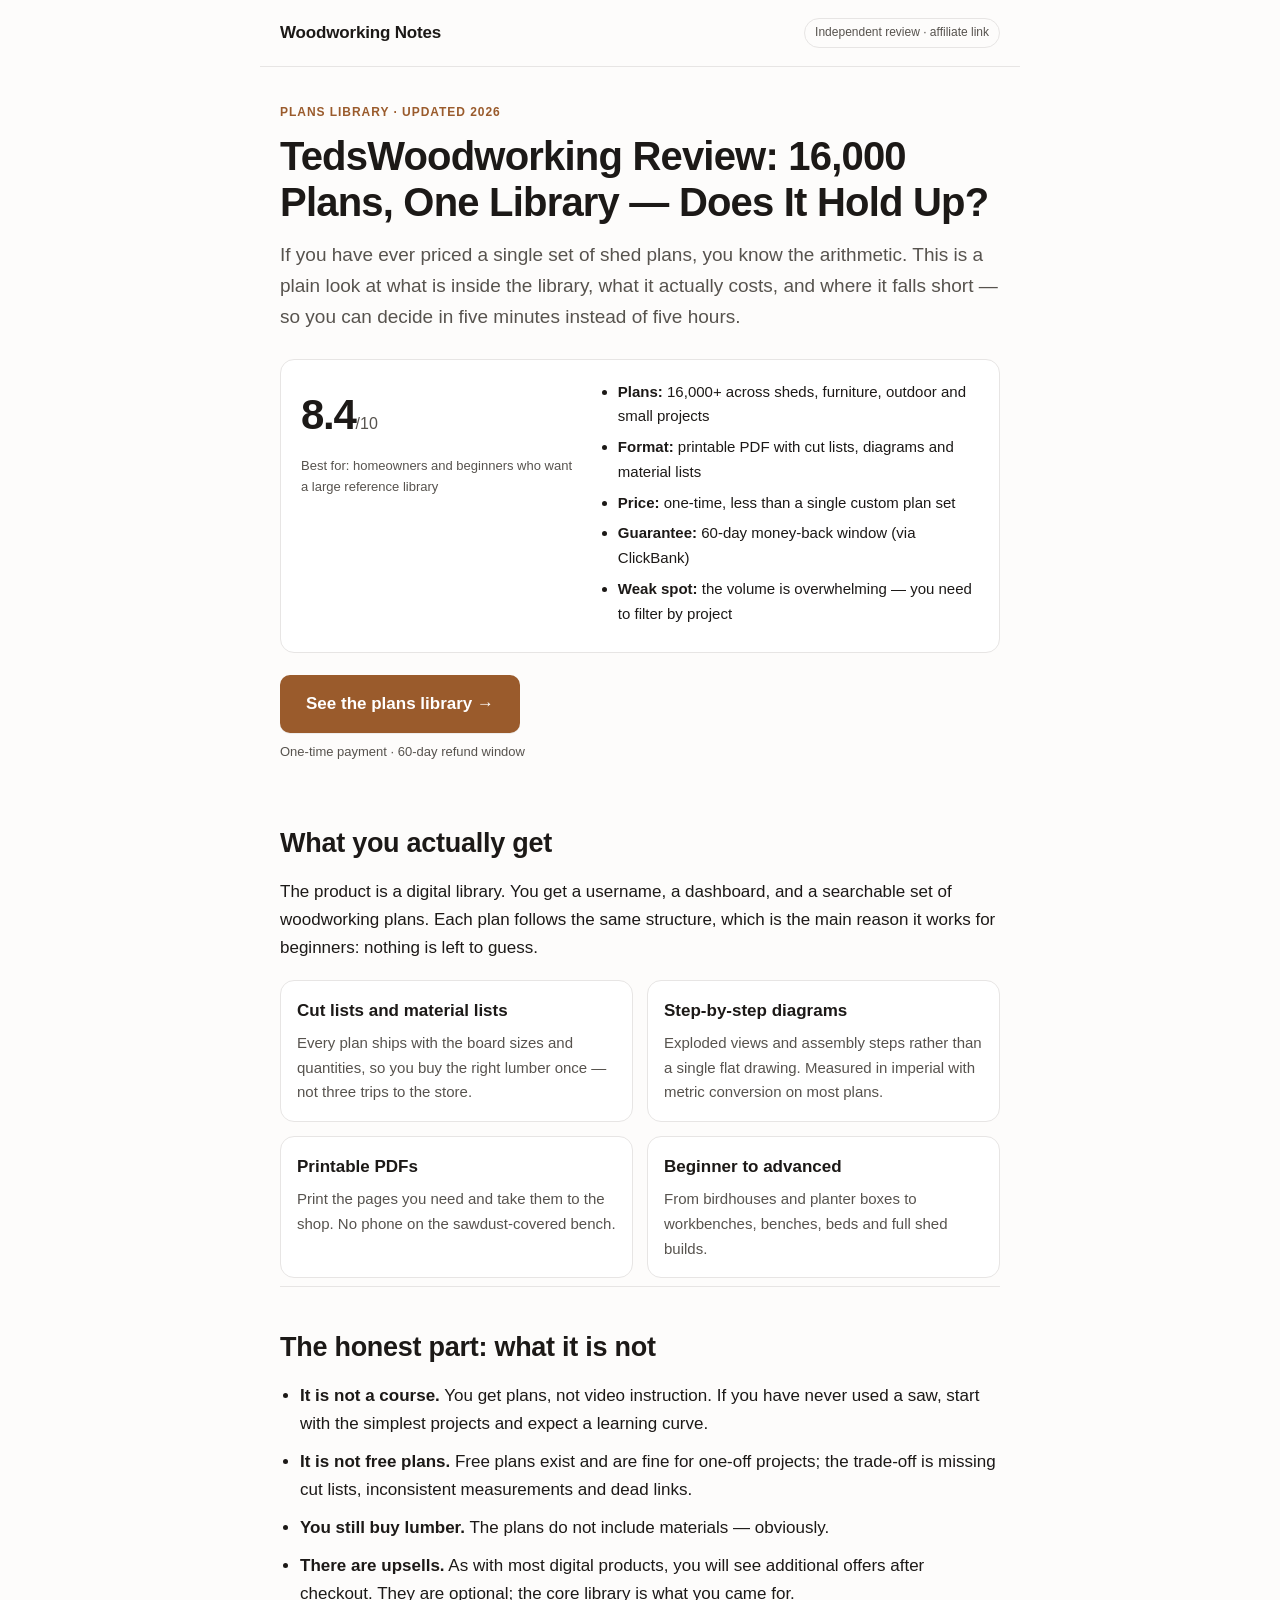
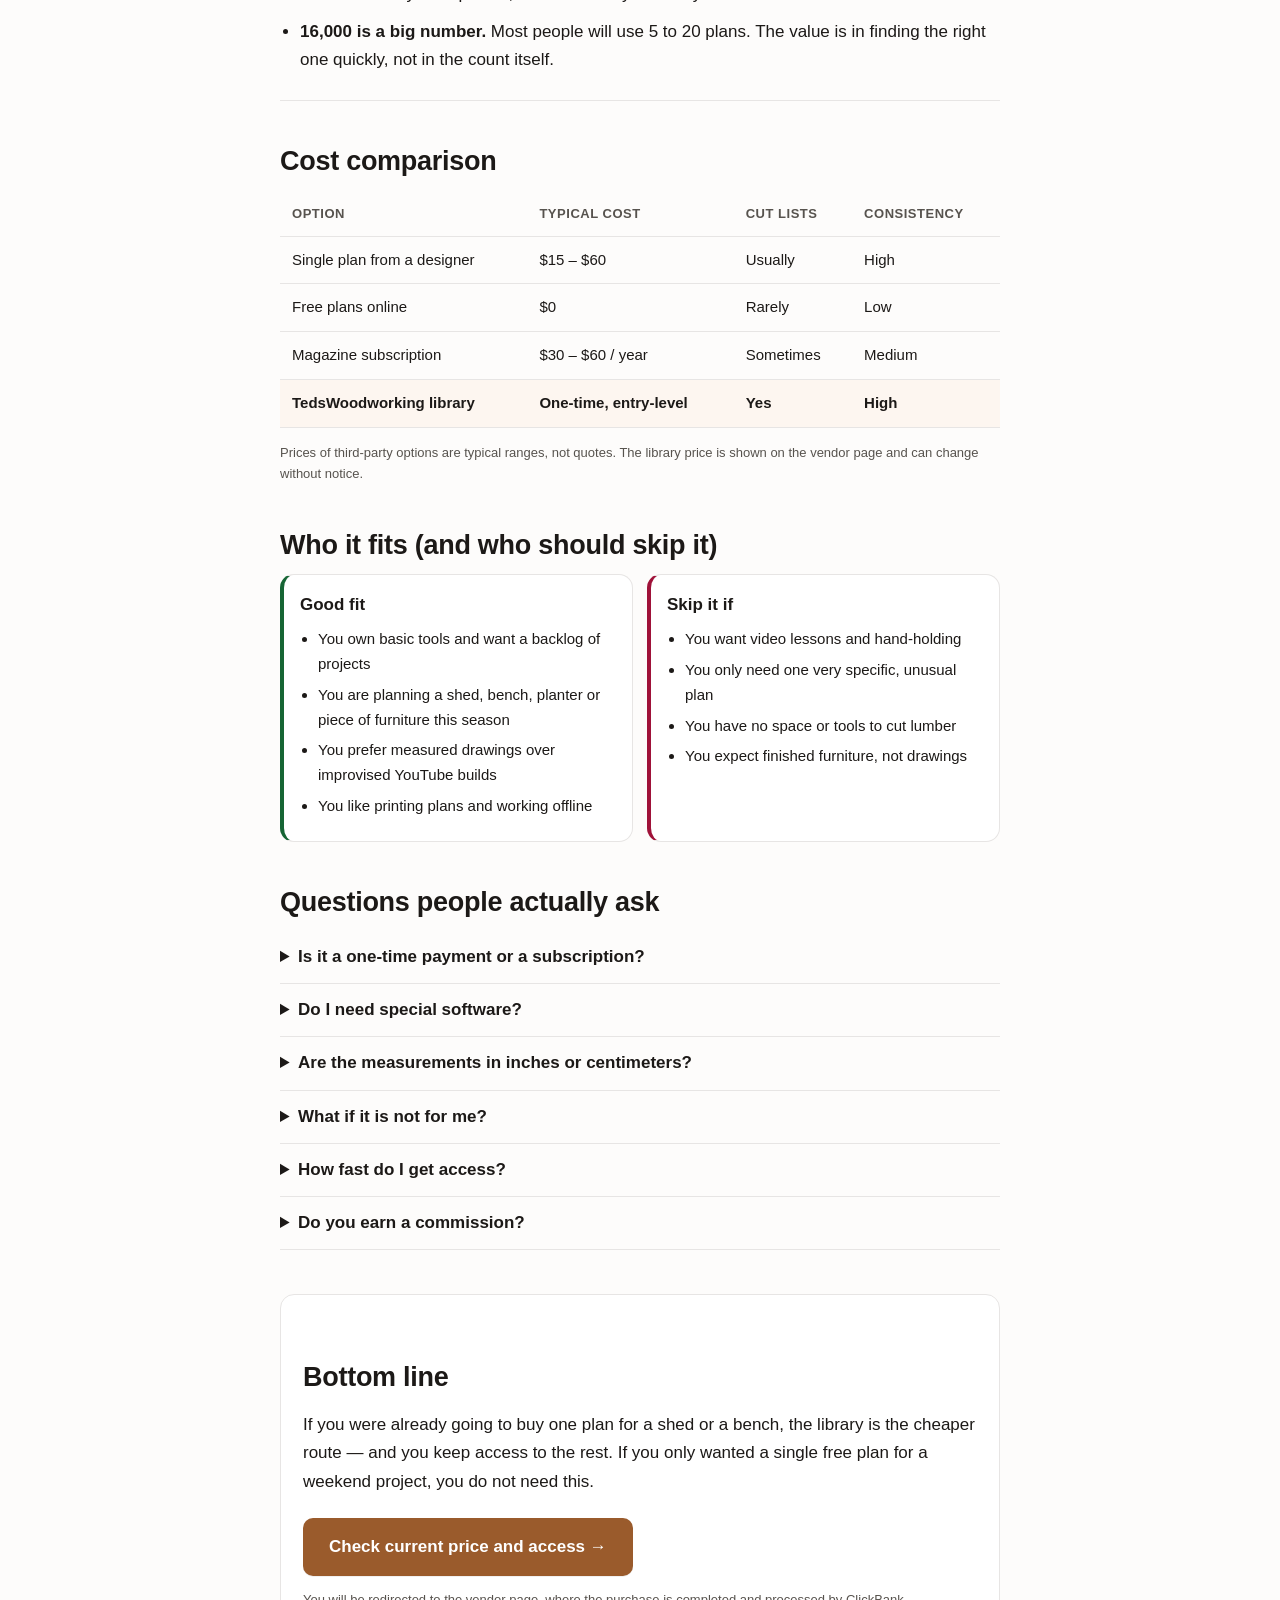
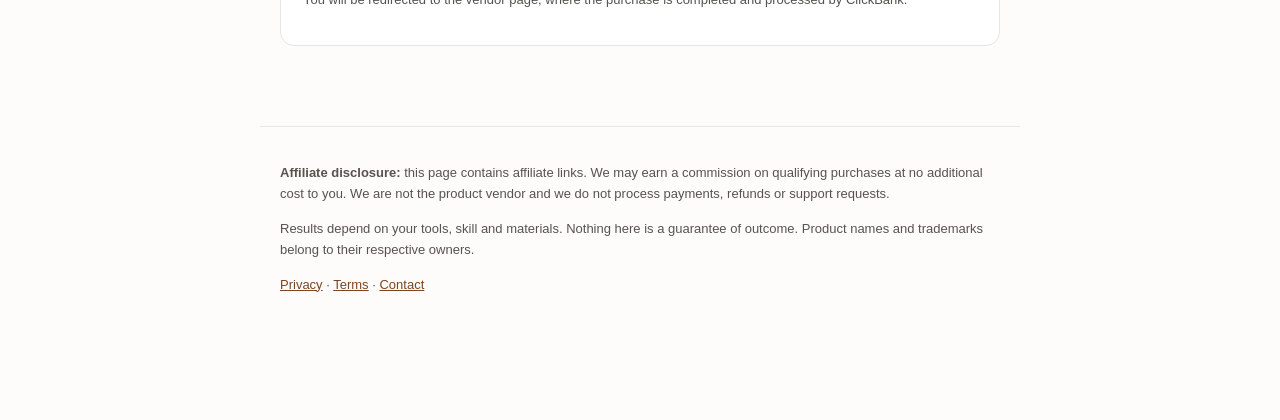
<file: index.html>
<!DOCTYPE html>
<html lang="en">
<head>
<meta charset="utf-8">
<meta name="viewport" content="width=device-width, initial-scale=1">
<title>TedsWoodworking Review 2026: Are 16,000 Plans Worth It?</title>
<meta name="description" content="Honest, hands-on look at the TedsWoodworking plans library: what you get, what it costs, who it fits, and the parts most reviews skip.">
<link rel="stylesheet" href="styles.css">

<!-- ==== TRACKING (preencher) ==== -->
<!-- Microsoft Ads UET -->
<script>
  (function(w,d,t,r,u){var f,n,i;w[u]=w[u]||[],f=function(){var o={ti:"UET_TAG_ID", enableAutoSpaTracking:true};o.q=w[u],w[u]=new UET(o),w[u].push("pageLoad")},n=d.createElement(t),n.src=r,n.async=1,n.onload=n.onreadystatechange=function(){var s=this.readyState;s&&s!=="loaded"&&s!=="complete"||(f(),n.onload=n.onreadystatechange=null)},i=d.getElementsByTagName(t)[0],i.parentNode.insertBefore(n,i)})(window,document,"script","//bat.bing.com/bat.js","uetq");
</script>
<!-- opcional: Google tag (gtag.js) — trocar G-XXXXXXX -->
<script async src="https://www.googletagmanager.com/gtag/js?id=G-XXXXXXXXXX"></script>
<script>
  window.dataLayer = window.dataLayer || [];
  function gtag(){dataLayer.push(arguments);}
  gtag('js', new Date());
  gtag('config', 'G-XXXXXXXXXX');
</script>
</head>
<body>

<header class="topbar">
  <a class="brand" href="/">Woodworking Notes</a>
  <span class="badge">Independent review · affiliate link</span>
</header>

<main>

  <!-- HERO -->
  <section class="hero">
    <p class="kicker">Plans library · Updated 2026</p>
    <h1>TedsWoodworking Review: 16,000 Plans, One Library — Does It Hold Up?</h1>
    <p class="lede">
      If you have ever priced a single set of shed plans, you know the arithmetic. This is a
      plain look at what is inside the library, what it actually costs, and where it falls short —
      so you can decide in five minutes instead of five hours.
    </p>

    <div class="verdict">
      <div class="verdict-score">
        <span class="score">8.4</span><span class="score-max">/10</span>
        <p>Best for: homeowners and beginners who want a large reference library</p>
      </div>
      <ul class="verdict-list">
        <li><strong>Plans:</strong> 16,000+ across sheds, furniture, outdoor and small projects</li>
        <li><strong>Format:</strong> printable PDF with cut lists, diagrams and material lists</li>
        <li><strong>Price:</strong> one-time, less than a single custom plan set</li>
        <li><strong>Guarantee:</strong> 60-day money-back window (via ClickBank)</li>
        <li><strong>Weak spot:</strong> the volume is overwhelming — you need to filter by project</li>
      </ul>
    </div>

    <p class="cta-wrap">
      <a class="cta" data-cta href="#offer">See the plans library →</a>
      <span class="cta-note">One-time payment · 60-day refund window</span>
    </p>
  </section>

  <!-- WHAT YOU GET -->
  <section>
    <h2>What you actually get</h2>
    <p>
      The product is a digital library. You get a username, a dashboard, and a searchable set of
      woodworking plans. Each plan follows the same structure, which is the main reason it works
      for beginners: nothing is left to guess.
    </p>
    <div class="grid">
      <article class="card">
        <h3>Cut lists and material lists</h3>
        <p>Every plan ships with the board sizes and quantities, so you buy the right lumber once —
           not three trips to the store.</p>
      </article>
      <article class="card">
        <h3>Step-by-step diagrams</h3>
        <p>Exploded views and assembly steps rather than a single flat drawing. Measured in imperial
           with metric conversion on most plans.</p>
      </article>
      <article class="card">
        <h3>Printable PDFs</h3>
        <p>Print the pages you need and take them to the shop. No phone on the sawdust-covered bench.</p>
      </article>
      <article class="card">
        <h3>Beginner to advanced</h3>
        <p>From birdhouses and planter boxes to workbenches, benches, beds and full shed builds.</p>
      </article>
    </div>
  </section>

  <!-- HONEST PART -->
  <section class="honest">
    <h2>The honest part: what it is not</h2>
    <ul>
      <li><strong>It is not a course.</strong> You get plans, not video instruction. If you have never
          used a saw, start with the simplest projects and expect a learning curve.</li>
      <li><strong>It is not free plans.</strong> Free plans exist and are fine for one-off projects;
          the trade-off is missing cut lists, inconsistent measurements and dead links.</li>
      <li><strong>You still buy lumber.</strong> The plans do not include materials — obviously.</li>
      <li><strong>There are upsells.</strong> As with most digital products, you will see additional
          offers after checkout. They are optional; the core library is what you came for.</li>
      <li><strong>16,000 is a big number.</strong> Most people will use 5 to 20 plans. The value is in
          finding the right one quickly, not in the count itself.</li>
    </ul>
  </section>

  <!-- COMPARISON -->
  <section>
    <h2>Cost comparison</h2>
    <div class="table-wrap">
      <table>
        <thead>
          <tr><th>Option</th><th>Typical cost</th><th>Cut lists</th><th>Consistency</th></tr>
        </thead>
        <tbody>
          <tr><td>Single plan from a designer</td><td>$15 – $60</td><td>Usually</td><td>High</td></tr>
          <tr><td>Free plans online</td><td>$0</td><td>Rarely</td><td>Low</td></tr>
          <tr><td>Magazine subscription</td><td>$30 – $60 / year</td><td>Sometimes</td><td>Medium</td></tr>
          <tr class="highlight"><td>TedsWoodworking library</td><td>One-time, entry-level</td><td>Yes</td><td>High</td></tr>
        </tbody>
      </table>
    </div>
    <p class="small">
      Prices of third-party options are typical ranges, not quotes. The library price is shown on the
      vendor page and can change without notice.
    </p>
  </section>

  <!-- WHO IS IT FOR -->
  <section>
    <h2>Who it fits (and who should skip it)</h2>
    <div class="two-col">
      <div class="card good">
        <h3>Good fit</h3>
        <ul>
          <li>You own basic tools and want a backlog of projects</li>
          <li>You are planning a shed, bench, planter or piece of furniture this season</li>
          <li>You prefer measured drawings over improvised YouTube builds</li>
          <li>You like printing plans and working offline</li>
        </ul>
      </div>
      <div class="card bad">
        <h3>Skip it if</h3>
        <ul>
          <li>You want video lessons and hand-holding</li>
          <li>You only need one very specific, unusual plan</li>
          <li>You have no space or tools to cut lumber</li>
          <li>You expect finished furniture, not drawings</li>
        </ul>
      </div>
    </div>
  </section>

  <!-- FAQ -->
  <section>
    <h2>Questions people actually ask</h2>
    <details><summary>Is it a one-time payment or a subscription?</summary>
      <p>The library is sold as a one-time purchase. Optional add-ons may be offered at checkout.</p></details>
    <details><summary>Do I need special software?</summary>
      <p>No. Plans are PDFs; any browser or PDF reader opens them, and you can print them.</p></details>
    <details><summary>Are the measurements in inches or centimeters?</summary>
      <p>Primarily imperial, with metric conversions on most plans. Check each plan before cutting.</p></details>
    <details><summary>What if it is not for me?</summary>
      <p>Purchases are processed by ClickBank and include a 60-day money-back window under their
         standard policy. Refund requests go through ClickBank, not through this site.</p></details>
    <details><summary>How fast do I get access?</summary>
      <p>Access is digital and delivered after checkout, typically within minutes of payment confirmation.</p></details>
    <details><summary>Do you earn a commission?</summary>
      <p>Yes — if you buy through a link on this page, we may earn a commission at no extra cost to you.
         It does not change the price and it does not buy a better review.</p></details>
  </section>

  <!-- OFFER -->
  <section id="offer" class="offer">
    <h2>Bottom line</h2>
    <p>
      If you were already going to buy one plan for a shed or a bench, the library is the cheaper
      route — and you keep access to the rest. If you only wanted a single free plan for a weekend
      project, you do not need this.
    </p>
    <p class="cta-wrap">
      <a class="cta" data-cta href="#offer">Check current price and access →</a>
    </p>
    <p class="small">
      You will be redirected to the vendor page, where the purchase is completed and processed by ClickBank.
    </p>
  </section>

</main>

<footer>
  <p>
    <strong>Affiliate disclosure:</strong> this page contains affiliate links. We may earn a commission
    on qualifying purchases at no additional cost to you. We are not the product vendor and we do not
    process payments, refunds or support requests.
  </p>
  <p>
    Results depend on your tools, skill and materials. Nothing here is a guarantee of outcome.
    Product names and trademarks belong to their respective owners.
  </p>
  <p class="links"><a href="privacy.html">Privacy</a> · <a href="terms.html">Terms</a> · <a href="mailto:contato@goldenglowitsolutions.com">Contact</a></p>
</footer>

<!-- Sticky CTA mobile -->
<a class="sticky-cta" data-cta href="#offer">See plans & price</a>

<script>
  // Hoplink + subid: troque NICK e VENDOR pelos dados do ClickBank (Affiliate Link Tools)
  var HOPLINK = "https://hop.clickbank.net/?affiliate=NICK&vendor=VENDOR";

  function subid() {
    var p = new URLSearchParams(location.search);
    var parts = [
      p.get("utm_source") || p.get("msclkid") ? "paid" : "org",
      p.get("utm_campaign") || "none",
      p.get("utm_content") || "none"
    ];
    return (p.get("tid") || "presell") + "-" + parts.join("-");
  }

  document.querySelectorAll("[data-cta]").forEach(function (a) {
    a.addEventListener("click", function () {
      var url = HOPLINK + "&tid=" + encodeURIComponent(subid());
      // conversão (ajuste o nome do evento conforme a plataforma)
      if (window.uetq) { window.uetq.push("event", "cta_click", { event_category: "presell" }); }
      if (window.gtag) { gtag("event", "cta_click", { event_category: "presell" }); }
      window.location.href = url;
    });
  });
</script>

</body>
</html>
</file>
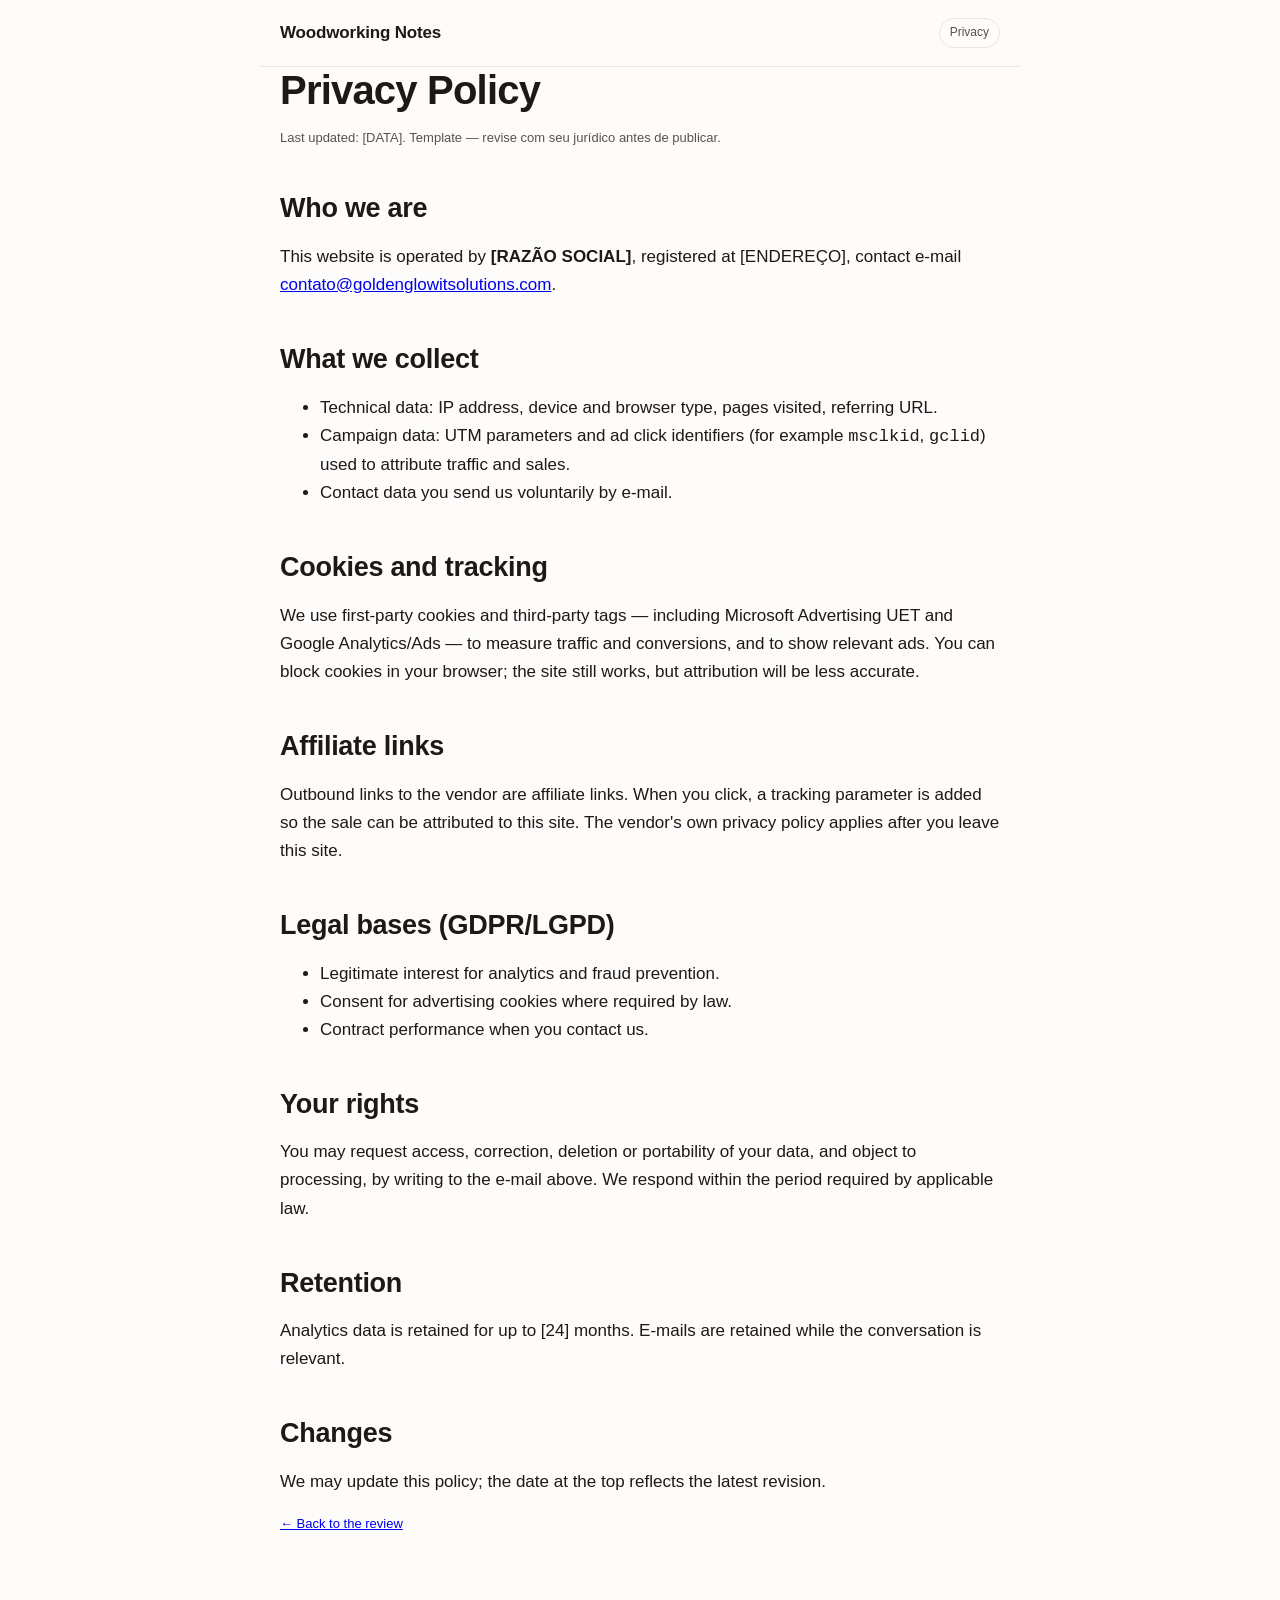
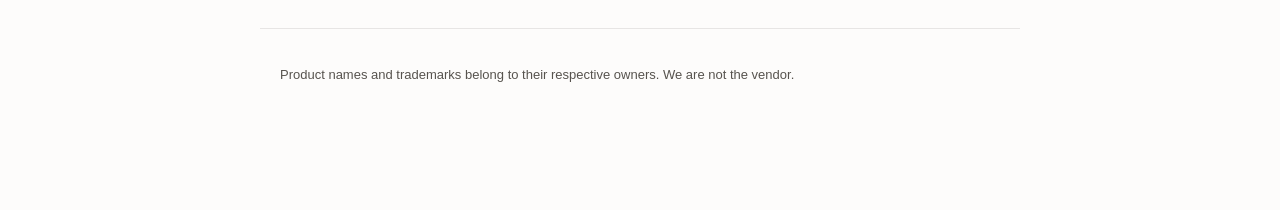
<file: privacy.html>
<!DOCTYPE html>
<html lang="en">
<head>
<meta charset="utf-8">
<meta name="viewport" content="width=device-width, initial-scale=1">
<title>Privacy Policy</title>
<link rel="stylesheet" href="styles.css">
</head>
<body>
<header class="topbar">
  <a class="brand" href="index.html">Woodworking Notes</a>
  <span class="badge">Privacy</span>
</header>
<main>
  <h1>Privacy Policy</h1>
  <p class="small">Last updated: [DATA]. Template — revise com seu jurídico antes de publicar.</p>

  <h2>Who we are</h2>
  <p>
    This website is operated by <strong>[RAZÃO SOCIAL]</strong>, registered at [ENDEREÇO],
    contact e-mail <a href="mailto:contato@goldenglowitsolutions.com">contato@goldenglowitsolutions.com</a>.
  </p>

  <h2>What we collect</h2>
  <ul>
    <li>Technical data: IP address, device and browser type, pages visited, referring URL.</li>
    <li>Campaign data: UTM parameters and ad click identifiers (for example <code>msclkid</code>,
        <code>gclid</code>) used to attribute traffic and sales.</li>
    <li>Contact data you send us voluntarily by e-mail.</li>
  </ul>

  <h2>Cookies and tracking</h2>
  <p>
    We use first-party cookies and third-party tags — including Microsoft Advertising UET and
    Google Analytics/Ads — to measure traffic and conversions, and to show relevant ads. You can
    block cookies in your browser; the site still works, but attribution will be less accurate.
  </p>

  <h2>Affiliate links</h2>
  <p>
    Outbound links to the vendor are affiliate links. When you click, a tracking parameter is added
    so the sale can be attributed to this site. The vendor's own privacy policy applies after you
    leave this site.
  </p>

  <h2>Legal bases (GDPR/LGPD)</h2>
  <ul>
    <li>Legitimate interest for analytics and fraud prevention.</li>
    <li>Consent for advertising cookies where required by law.</li>
    <li>Contract performance when you contact us.</li>
  </ul>

  <h2>Your rights</h2>
  <p>
    You may request access, correction, deletion or portability of your data, and object to
    processing, by writing to the e-mail above. We respond within the period required by applicable law.
  </p>

  <h2>Retention</h2>
  <p>Analytics data is retained for up to [24] months. E-mails are retained while the conversation is relevant.</p>

  <h2>Changes</h2>
  <p>We may update this policy; the date at the top reflects the latest revision.</p>

  <p class="small"><a href="index.html">← Back to the review</a></p>
</main>
<footer>
  <p>Product names and trademarks belong to their respective owners. We are not the vendor.</p>
</footer>
</body>
</html>
</file>
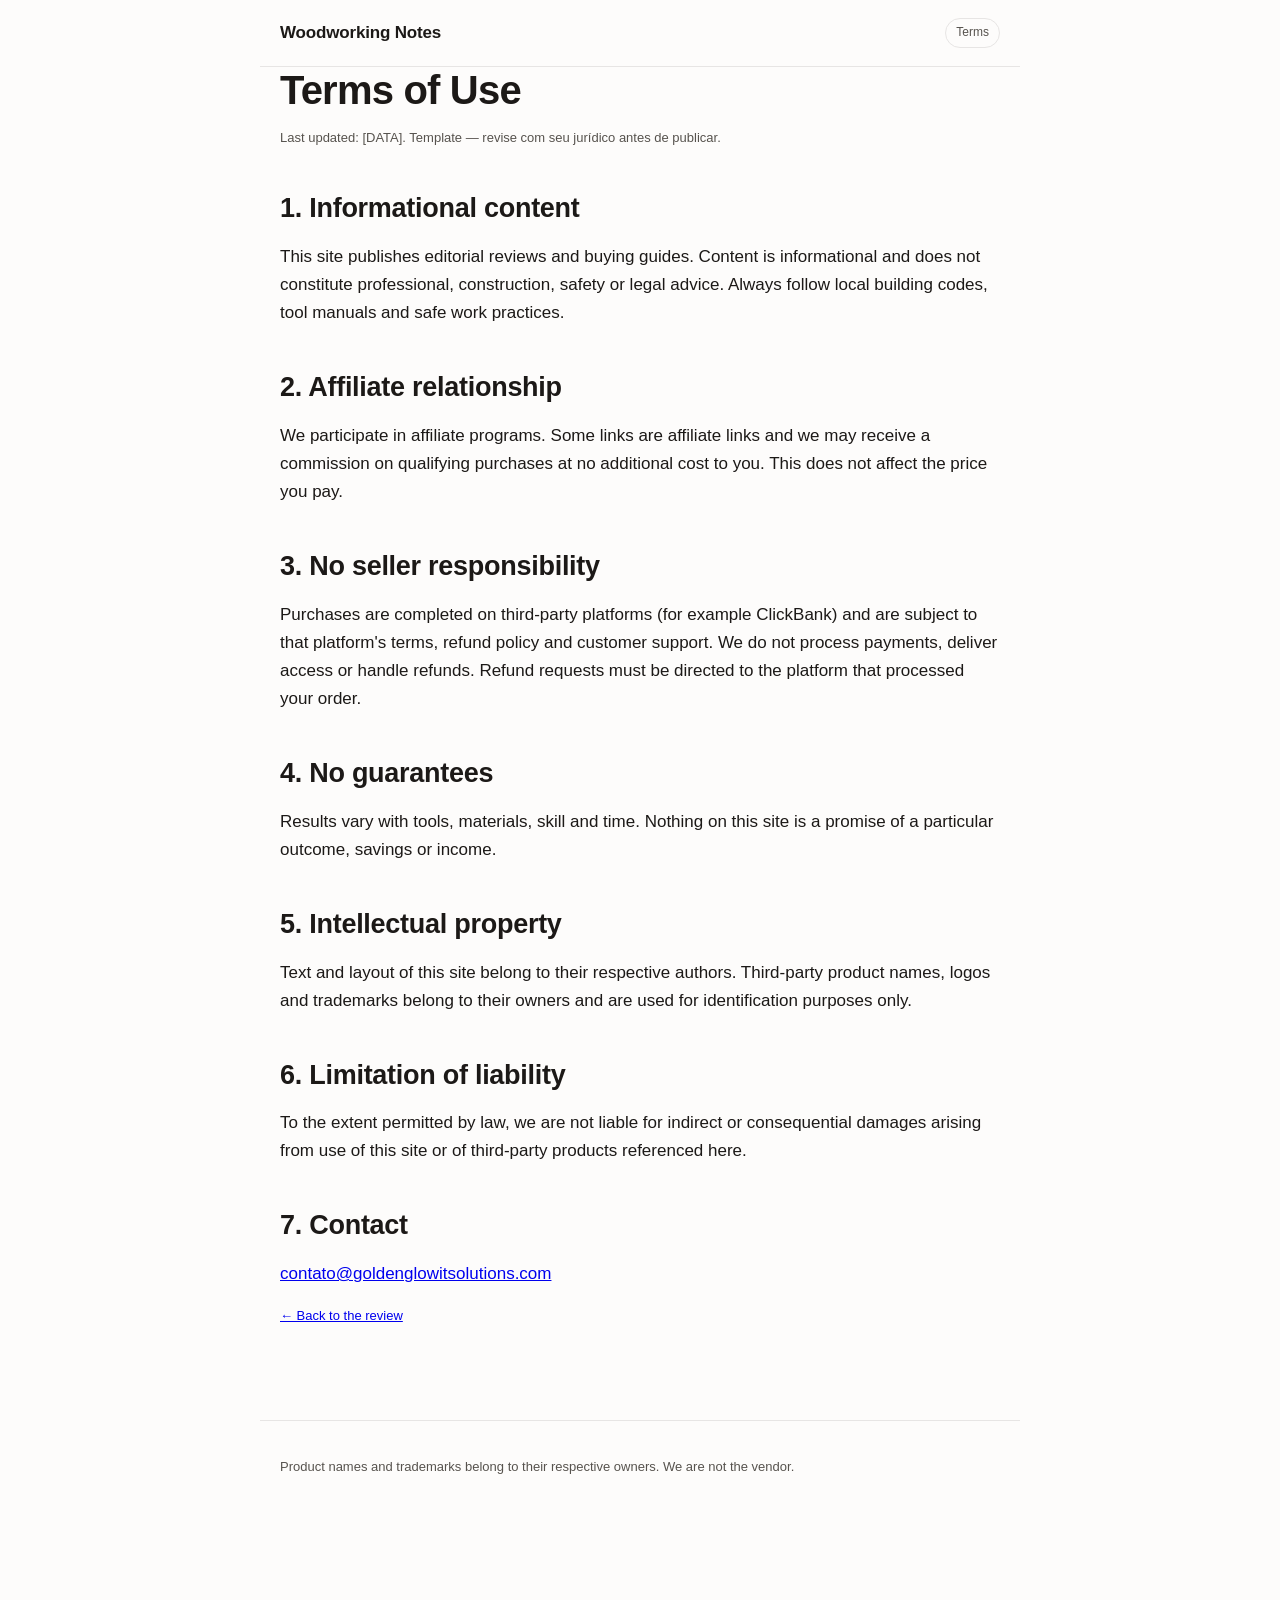
<file: terms.html>
<!DOCTYPE html>
<html lang="en">
<head>
<meta charset="utf-8">
<meta name="viewport" content="width=device-width, initial-scale=1">
<title>Terms of Use</title>
<link rel="stylesheet" href="styles.css">
</head>
<body>
<header class="topbar">
  <a class="brand" href="index.html">Woodworking Notes</a>
  <span class="badge">Terms</span>
</header>
<main>
  <h1>Terms of Use</h1>
  <p class="small">Last updated: [DATA]. Template — revise com seu jurídico antes de publicar.</p>

  <h2>1. Informational content</h2>
  <p>
    This site publishes editorial reviews and buying guides. Content is informational and does not
    constitute professional, construction, safety or legal advice. Always follow local building codes,
    tool manuals and safe work practices.
  </p>

  <h2>2. Affiliate relationship</h2>
  <p>
    We participate in affiliate programs. Some links are affiliate links and we may receive a
    commission on qualifying purchases at no additional cost to you. This does not affect the price
    you pay.
  </p>

  <h2>3. No seller responsibility</h2>
  <p>
    Purchases are completed on third-party platforms (for example ClickBank) and are subject to that
    platform's terms, refund policy and customer support. We do not process payments, deliver access
    or handle refunds. Refund requests must be directed to the platform that processed your order.
  </p>

  <h2>4. No guarantees</h2>
  <p>
    Results vary with tools, materials, skill and time. Nothing on this site is a promise of a
    particular outcome, savings or income.
  </p>

  <h2>5. Intellectual property</h2>
  <p>
    Text and layout of this site belong to their respective authors. Third-party product names,
    logos and trademarks belong to their owners and are used for identification purposes only.
  </p>

  <h2>6. Limitation of liability</h2>
  <p>
    To the extent permitted by law, we are not liable for indirect or consequential damages arising
    from use of this site or of third-party products referenced here.
  </p>

  <h2>7. Contact</h2>
  <p><a href="mailto:contato@goldenglowitsolutions.com">contato@goldenglowitsolutions.com</a></p>

  <p class="small"><a href="index.html">← Back to the review</a></p>
</main>
<footer>
  <p>Product names and trademarks belong to their respective owners. We are not the vendor.</p>
</footer>
</body>
</html>
</file>
<file: styles.css>
:root {
  --ink: #1c1917;
  --muted: #57534e;
  --line: #e7e5e4;
  --bg: #fdfcfb;
  --wood: #9a5b2c;
  --wood-dark: #7c4520;
  --green: #166534;
  --red: #9f1239;
  --card: #ffffff;
  --radius: 14px;
}

* { box-sizing: border-box; }

html { -webkit-text-size-adjust: 100%; }

body {
  margin: 0;
  background: var(--bg);
  color: var(--ink);
  font: 17px/1.65 -apple-system, BlinkMacSystemFont, "Segoe UI", Roboto, Helvetica, Arial, sans-serif;
  padding-bottom: 72px; /* espaço do sticky cta */
}

main { max-width: 760px; margin: 0 auto; padding: 0 20px 40px; }

/* topbar */
.topbar {
  display: flex; align-items: center; justify-content: space-between; gap: 12px;
  max-width: 760px; margin: 0 auto; padding: 18px 20px;
  border-bottom: 1px solid var(--line);
}
.brand { font-weight: 700; letter-spacing: -0.01em; color: var(--ink); text-decoration: none; }
.badge {
  font-size: 12px; color: var(--muted); border: 1px solid var(--line);
  padding: 4px 10px; border-radius: 999px; white-space: nowrap;
}

/* hero */
.hero { padding: 36px 0 12px; }
.kicker {
  text-transform: uppercase; letter-spacing: .08em; font-size: 12px;
  color: var(--wood); font-weight: 700; margin: 0 0 10px;
}
h1 { font-size: clamp(28px, 5vw, 40px); line-height: 1.15; letter-spacing: -0.02em; margin: 0 0 14px; }
h2 { font-size: clamp(22px, 3.4vw, 27px); line-height: 1.25; letter-spacing: -0.01em; margin: 44px 0 12px; }
h3 { font-size: 17px; margin: 0 0 6px; }
.lede { font-size: 19px; color: var(--muted); margin: 0 0 26px; }

/* verdict */
.verdict {
  display: grid; grid-template-columns: 1fr 1.35fr; gap: 18px;
  background: var(--card); border: 1px solid var(--line);
  border-radius: var(--radius); padding: 20px; margin: 8px 0 22px;
}
@media (max-width: 620px) { .verdict { grid-template-columns: 1fr; } }
.verdict-score p { font-size: 13px; color: var(--muted); margin: 6px 0 0; }
.score { font-size: 42px; font-weight: 800; letter-spacing: -0.03em; }
.score-max { font-size: 16px; color: var(--muted); }
.verdict-list { margin: 0; padding-left: 18px; font-size: 15px; }
.verdict-list li { margin-bottom: 6px; }

/* cta */
.cta-wrap { margin: 22px 0 8px; }
.cta {
  display: inline-block; background: var(--wood); color: #fff; text-decoration: none;
  font-weight: 700; padding: 15px 26px; border-radius: 10px;
  box-shadow: 0 1px 0 rgba(0,0,0,.06);
}
.cta:hover { background: var(--wood-dark); }
.cta-note { display: block; font-size: 13px; color: var(--muted); margin-top: 8px; }

/* cards */
.grid { display: grid; grid-template-columns: 1fr 1fr; gap: 14px; margin: 18px 0 8px; }
@media (max-width: 620px) { .grid { grid-template-columns: 1fr; } }
.card {
  background: var(--card); border: 1px solid var(--line);
  border-radius: var(--radius); padding: 16px;
}
.card p { margin: 0; font-size: 15px; color: var(--muted); }
.card.good { border-left: 4px solid var(--green); }
.card.bad { border-left: 4px solid var(--red); }
.card ul { margin: 8px 0 0; padding-left: 18px; font-size: 15px; }
.card li { margin-bottom: 6px; }

.two-col { display: grid; grid-template-columns: 1fr 1fr; gap: 14px; }
@media (max-width: 620px) { .two-col { grid-template-columns: 1fr; } }

/* honest */
.honest { border-top: 1px solid var(--line); border-bottom: 1px solid var(--line); padding-bottom: 8px; }
.honest ul { padding-left: 20px; }
.honest li { margin-bottom: 10px; }

/* table */
.table-wrap { overflow-x: auto; margin: 14px 0; }
table { width: 100%; border-collapse: collapse; font-size: 15px; }
th, td { text-align: left; padding: 11px 12px; border-bottom: 1px solid var(--line); }
th { font-size: 13px; text-transform: uppercase; letter-spacing: .04em; color: var(--muted); }
tr.highlight td { background: #fdf6f0; font-weight: 600; }

/* faq */
details {
  border-bottom: 1px solid var(--line); padding: 12px 0;
}
summary { cursor: pointer; font-weight: 600; }
details p { margin: 8px 0 0; color: var(--muted); font-size: 15px; }

/* offer */
.offer {
  background: var(--card); border: 1px solid var(--line); border-radius: var(--radius);
  padding: 22px; margin-top: 44px;
}

.small { font-size: 13px; color: var(--muted); }

/* footer */
footer {
  max-width: 760px; margin: 40px auto 0; padding: 22px 20px 40px;
  border-top: 1px solid var(--line); font-size: 13px; color: var(--muted);
}
footer .links { margin-top: 10px; }
footer a { color: var(--wood-dark); }

/* sticky mobile cta */
.sticky-cta {
  position: fixed; left: 0; right: 0; bottom: 0; display: none;
  background: var(--wood); color: #fff; text-align: center; text-decoration: none;
  font-weight: 700; padding: 15px; z-index: 50;
}
@media (max-width: 620px) { .sticky-cta { display: block; } }
</file>
